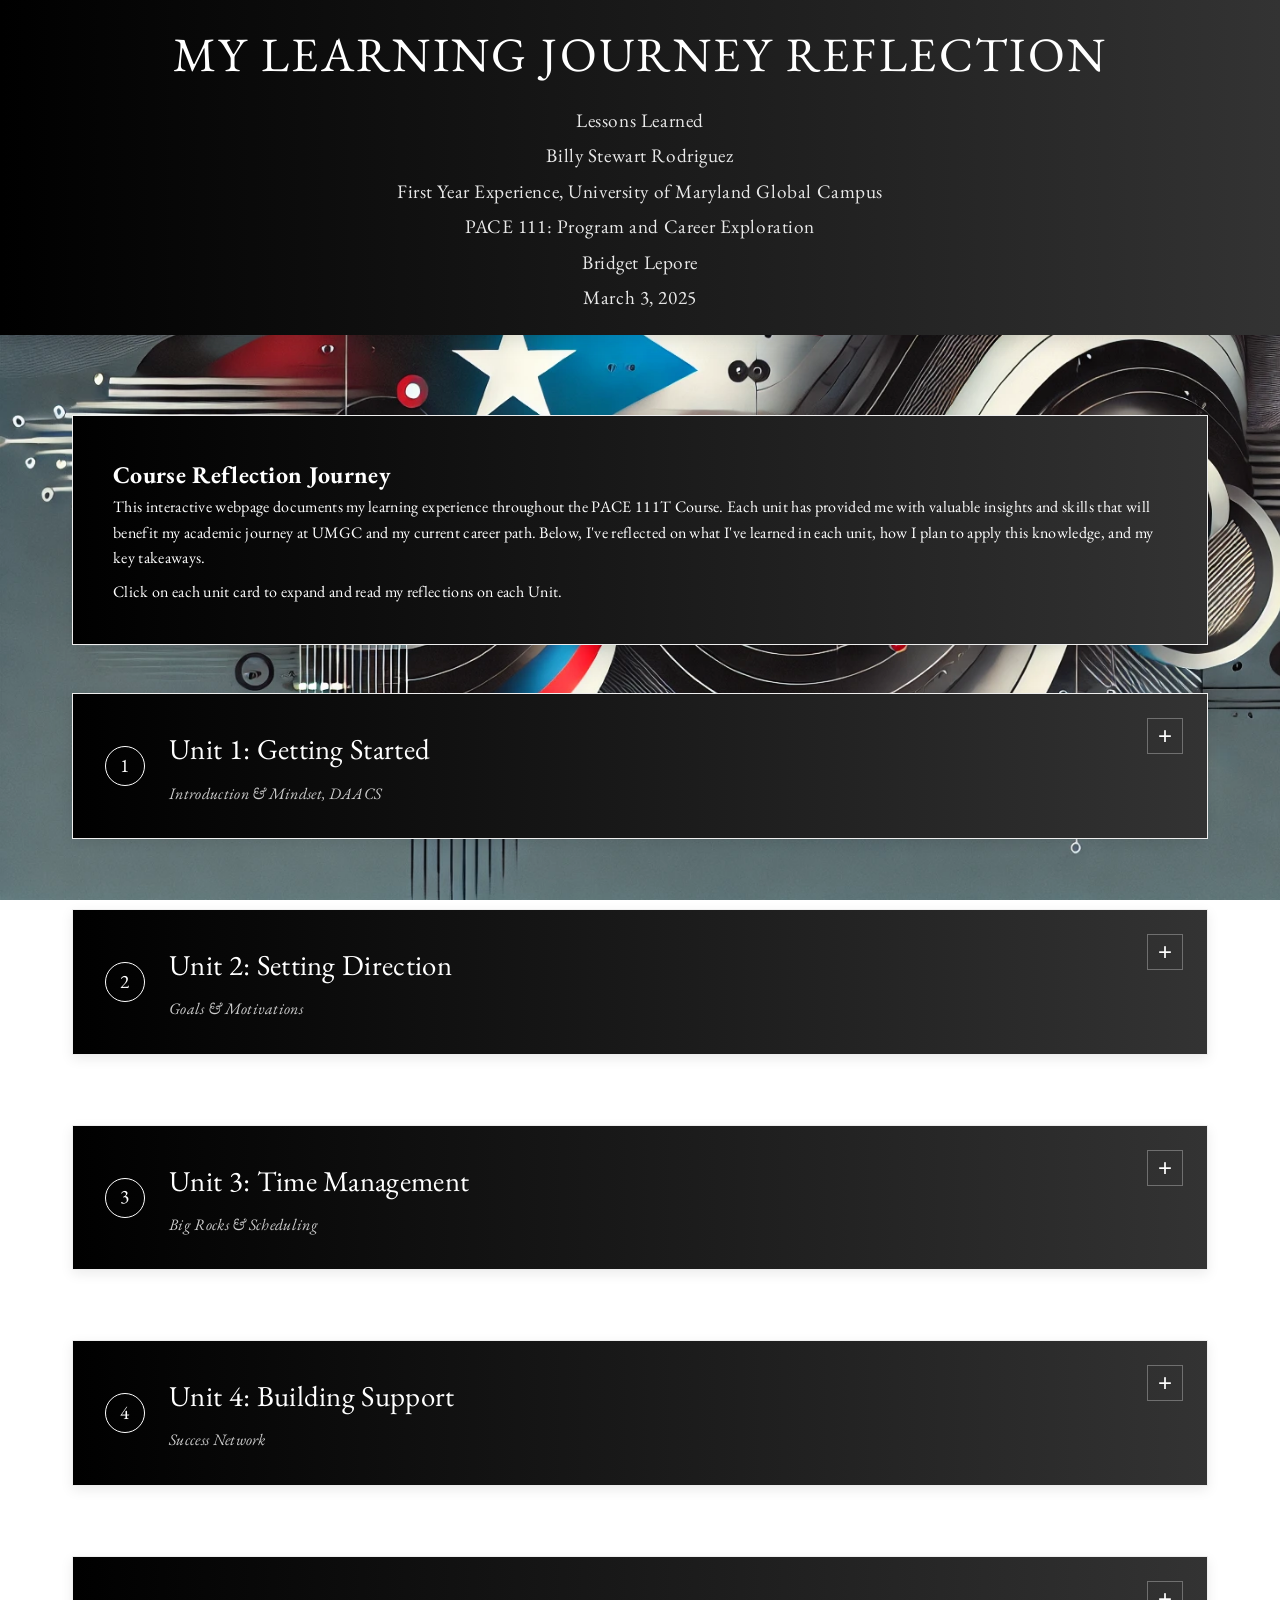
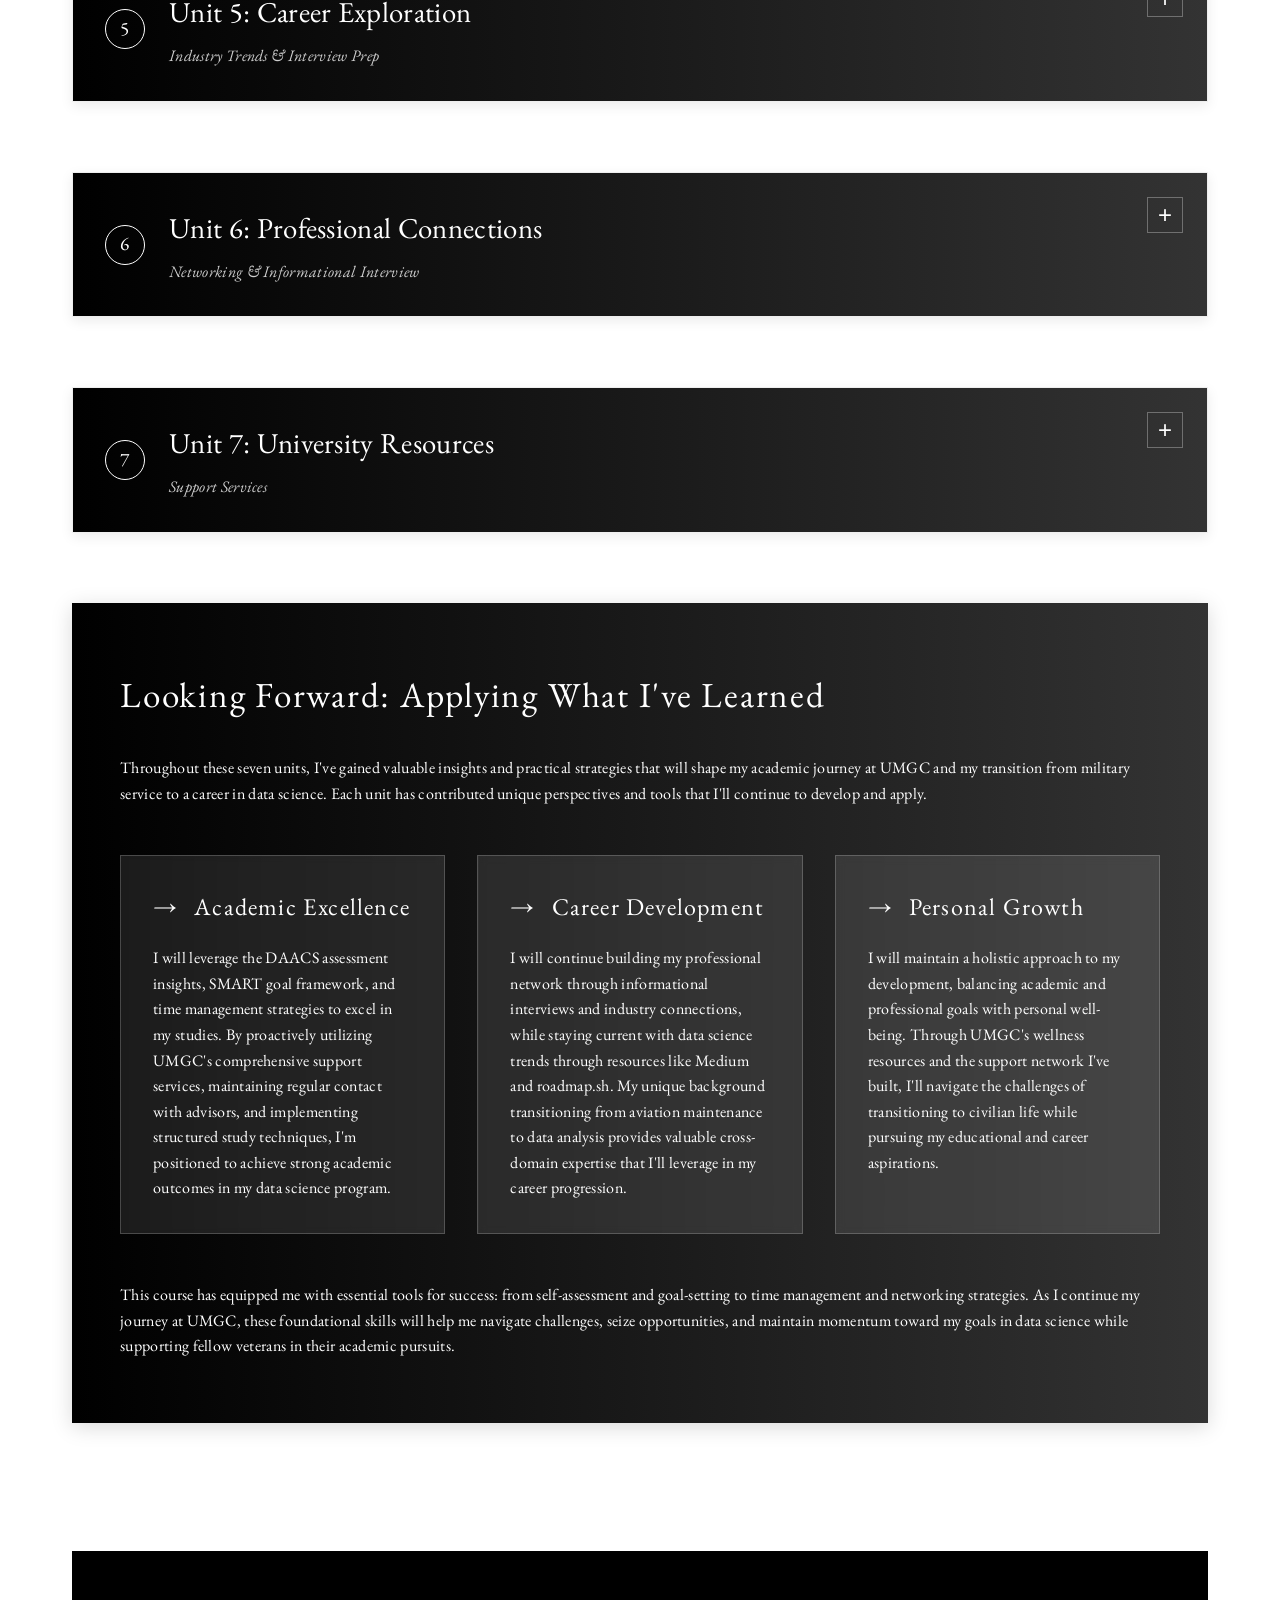
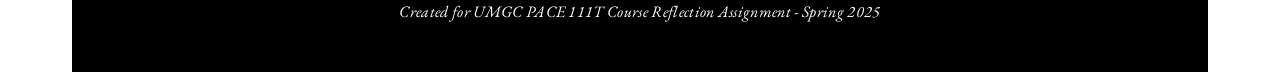
<file: index.html>
<!DOCTYPE html>
<html lang="en">
<head>
    <meta charset="UTF-8">
    <meta name="viewport" content="width=device-width, initial-scale=1.0">
    <title>My Learning Journey Reflection</title>
    <link rel="stylesheet" href="styles.css">
    <link rel="stylesheet" href="https://fonts.googleapis.com/css2?family=EB+Garamond:ital,wght@0,400;0,500;0,600;1,400;1,500&display=swap">
</head>
<body>
    <header>
        <div class="container">
            <h1>My Learning Journey Reflection</h1>
            <h3>Lessons Learned</h3>
            <h3>Billy Stewart Rodriguez</h3>
            <h3>First Year Experience, University of Maryland Global Campus</h3>
            <h3>PACE 111: Program and Career Exploration</h3>
            <h3>Bridget Lepore</h3>
            <h3>March 3, 2025</h3>
        </div>
    </header>
    
    <div class="container">
        <section class="intro">
            <h2>Course Reflection Journey</h2>
            <p>This interactive webpage documents my learning experience throughout the PACE 111T Course. Each unit has provided me with valuable insights and skills that will benefit my academic journey at UMGC and my current career path. Below, I've reflected on what I've learned in each unit, how I plan to apply this knowledge, and my key takeaways.</p>
            <p>Click on each unit card to expand and read my reflections on each Unit.</p>
        </section>
        
        <div class="unit-container">
            <!-- Unit 1 -->
            <div class="unit-card">
                <div class="unit-header">
                    <div class="unit-header-content">
                        <div class="unit-icon">1</div>
                        <div>
                            <h2 class="unit-title">Unit 1: Getting Started</h2>
                            <p class="unit-subtitle">Introduction & Mindset, DAACS</p>
                        </div>
                    </div>
                    <button class="unit-toggle">+</button>
                </div>
                <div class="unit-content">
                    <div class="reflection-section">
                        <h4>What Did I Learn?</h4>
                        <p>In Unit 1, I was introduced to the concept of self-regulated learning through the DAACS assessment and explored the important distinction between fixed and growth mindsets. As a Navy veteran transitioning to civilian life and a new career as a data analyst, this assessment provided valuable insights into my learning strengths and areas for improvement. I discovered that while I excel at creating a distraction-free study environment, I face challenges with time management, help-seeking, and test anxiety.</p>
                        <p>My DAACS report highlighted how my military background influenced my approach to learning. After 23 years in the Navy as an Aviation Machinists Mate, I developed a habit of operating under pressure and prioritizing others' needs over my own. This assessment helped me understand that what worked in a high-tempo military environment might not be the most effective approach for academic success.</p>
                        <p>The mindset discussion revealed that I possess a strong growth mindset in many areas, particularly in my professional capabilities, but also showed how I sometimes default to a fixed mindset when facing challenges. As I shared in my response to Dr. L, I experienced this when troubleshooting a coding script at my data analyst job. For a week and a half, I became increasingly frustrated when my script kept breaking during the final calculation. My initial fixed mindset had me focusing only on the end result rather than systematically reviewing the entire process. It wasn't until I stepped away, reset my thinking, and methodically reviewed each line of code that I discovered a simple comma error at the beginning of the script that was causing the problem.</p>
                        <p>This experience perfectly illustrated how shifting from a fixed mindset ("I can't figure this out") to a growth mindset ("Let me approach this differently") can lead to breakthrough solutions. The lesson of needing to occasionally step back, reassess, and explain each step to myself has become a valuable problem-solving technique that I now apply regularly.</p>
                    </div>
                    
                    <div class="reflection-section">
                        <h4>How Will I Use This Moving Forward?</h4>
                        <p>Moving forward, I plan to leverage the DAACS assessment results as a roadmap for improving my academic strategies. Now that I understand my strengths and weaknesses, I can take specific actions to address areas needing development:</p>
                        <ul>
                            <li>For help-seeking, I'll practice overcoming my reluctance to ask questions by reminding myself that seeking assistance isn't a burden but can actually benefit both myself and others. I'll use the resources UMGC provides, such as tutoring services and the Effective Writing Center.</li>
                            <li>For time management, I'll implement structured planning using the techniques suggested in the DAACS resources, including creating consistent study schedules and prioritizing assignments based on importance and deadline.</li>
                            <li>For test anxiety, I'll utilize relaxation techniques before and during high-stress situations and focus on consistent preparation rather than last-minute cramming.</li>
                            <li>I'll consciously apply the growth mindset approach I developed at work—stepping back, reassessing, and methodically working through problems—to my academic challenges. When I encounter difficult concepts or assignments, I'll remind myself of the coding script experience and approach the situation with curiosity rather than frustration.</li>
                        </ul>
                    </div>
                    
                    <div class="key-takeaway">
                        <h5 class="key-takeaway-title">Key Takeaways</h5>
                        <ul>
                            <li>Self-awareness is the foundation of personal growth. The DAACS assessment provided objective feedback that helped me see patterns in my learning behaviors that I might not have recognized on my own.</li>
                            <li>My background in the Navy gave me valuable skills like problem-solving and persistence, but also created habits that may need adjustment in an academic environment.</li>
                            <li>As I mentioned in my introduction post, my approach to troubleshooting aircraft engines—breaking down complex problems into manageable parts—can be applied to my academic journey. Just as I would "take a step back, assess the situation, and figure out how everything was supposed to come together" when faced with mechanical issues, I can apply this same methodical approach to overcoming learning challenges.</li>
                            <li>The path from military service to data science represents not just a career change but an opportunity to combine my technical expertise with new academic knowledge in ways that align with my natural curiosity and problem-solving abilities.</li>
                            <li>I recognize that this self-assessment is not just about identifying weaknesses but about building on my existing strengths to create a solid foundation for success at UMGC and in my data science career.</li>
                        </ul>
                        <p>I recognize that this self-assessment is not just about identifying weaknesses but about building on my existing strengths to create a solid foundation for success at UMGC and in my data science career.</p>
                    </div>
                </div>
            </div>
            
            <!-- Unit 2 -->
            <div class="unit-card">
                <div class="unit-header">
                    <div class="unit-header-content">
                        <div class="unit-icon">2</div>
                        <div>
                            <h2 class="unit-title">Unit 2: Setting Direction</h2>
                            <p class="unit-subtitle">Goals & Motivations</p>
                        </div>
                    </div>
                    <button class="unit-toggle">+</button>
                </div>
                <div class="unit-content">
                    <div class="reflection-section">
                        <h4>What Did I Learn?</h4>
                        <p>In Unit 2, I delved into the process of setting effective goals and understanding my core motivations. Through creating SMART goals (Specific, Measurable, Achievable, Relevant, and Time-bound), I learned how to transform vague aspirations into concrete, actionable plans. This exercise helped me identify my core values—Purpose, Happiness, Wisdom, Achievement, and Creativity—which serve as the foundation for my personal and professional decisions.</p>
                        <p>I discovered that my motivation stems from multiple sources. For my academic goals, my family—particularly my wife and children—provides significant inspiration, as I want to create a better future for them. For my professional development goals, my transition from aviation mechanics to data analysis represents an opportunity to apply my existing work ethic to a new field. And for my personal growth goals, I recognized the need to invest in myself after decades of prioritizing others during my Naval service.</p>
                        <p>Creating action items for each goal taught me the importance of breaking down larger objectives into manageable steps. For instance, establishing a weekly study schedule, researching certification options, and setting up meditation reminders are all concrete actions that support my broader ambitions.</p>
                    </div>
                    
                    <div class="reflection-section">
                        <h4>How Will I Use This Moving Forward?</h4>
                        <p>Moving forward, I plan to implement the SMART goal framework for all significant objectives in my academic, professional, and personal life:</p>
                        <ul>
                            <li>I'll continue to follow the academic SMART goal of completing 18 credits (six down as of the end of this term!!!) toward my Data Science degree over the next 12 months, using the specific weekly planning system I established.</li>
                            <li>I'll pursue the professional development goal of completing the Google Analytics certification (two out of eight courses completeed so far!!!), dedicating three hours weekly to this endeavor to enhance my data analysis capabilities.</li>
                            <li>I'll maintain my personal growth goal of daily meditation and mindfulness reading to ensure I'm cultivating self-care practices that support my overall well-being.</li>
                        </ul>
                        <p>I'll revisit these goals regularly, perhaps monthly, to assess my progress and make adjustments as needed. The action items I created will serve as my roadmap, helping me stay on track even when faced with competing priorities.</p>
                    </div>
                    
                    <div class="key-takeaway">
                        <h5 class="key-takeaway-title">Key Takeaways</h5>
                        <ul>
                            <li>The SMART framework transforms abstract aspirations into tangible plans with clear metrics for success. This structure is particularly valuable for someone like me who is transitioning from military service—where goals were often externally imposed—to civilian life where I must set and pursue my own objectives.</li>
                            <li>My goals across different life domains are interconnected. Academic success supports career advancement, which provides for my family, while personal well-being enables sustained performance in both academic and professional areas.</li>
                            <li>The action items are just as important as the goals themselves. Without specific implementation plans, even the best-formulated goals remain unrealized. The concrete steps I outlined for each goal create accountability and a clear path forward.</li>
                            <li>My values of achievement and purpose are deeply connected to my family's well-being and my professional growth, while wisdom and happiness relate more to my personal development needs after years of service.</li>
                            <li>The transition from military to civilian life represents not just a career change but an opportunity to recalibrate my approach to goal-setting and personal development, balancing external achievements with internal growth.</li>
                        </ul>
                        <p>This unit helped me understand that effective goal-setting isn't just about determining what I want to accomplish, but about aligning those objectives with my core values and creating systematic plans for achievement.</p>
                    </div>
                </div>
            </div>
            
            <!-- Unit 3 -->
            <div class="unit-card">
                <div class="unit-header">
                    <div class="unit-header-content">
                        <div class="unit-icon">3</div>
                        <div>
                            <h2 class="unit-title">Unit 3: Time Management</h2>
                            <p class="unit-subtitle">Big Rocks & Scheduling</p>
                        </div>
                    </div>
                    <button class="unit-toggle">+</button>
                </div>
                <div class="unit-content">
                    <div class="reflection-section">
                        <h4>What Did I Learn?</h4>
                        <p>In Unit 3, I gained critical insights into how I allocate my time and learned practical strategies for prioritizing what truly matters. Through the time tracking exercise, I discovered discrepancies between how I thought I spent my time versus my actual time usage. The most revealing insights were that I spent an hour more sleeping than estimated, skipped my planned exercise hour entirely, spent one hour less with family, and devoted an hour more to schoolwork than anticipated.</p>
                        <p>This unit introduced me to the concept of "big rocks" - the most important priorities that should be placed first in our schedules before less significant tasks fill the gaps. This metaphor resonated deeply with my military experience. As I shared in my discussion post about managing multiple aircraft engine repairs during deployment, I've faced situations where identifying and focusing on "big rocks" was mission-critical. The parallel between prioritizing engine repairs on a ship and managing academic, professional, and personal commitments became clear.</p>
                        <p>I also learned practical scheduling techniques by creating a weekly calendar that visualized my time commitments. This visual representation helped me see where my time was going and identify opportunities to better align my time allocation with my stated priorities of family, schoolwork, and exercise.</p>
                    </div>
                    
                    <div class="reflection-section">
                        <h4>How Will I Use This Moving Forward?</h4>
                        <p>Moving forward, I plan to implement several strategies based on what I learned in Unit 3:</p>
                        <ul>
                            <li>I've adjust my sleep schedule to wake up at 5 AM instead of 6 AM, freeing up an hour for exercise that I previously neglected despite identifying it as a top-three priority.</li>
                            <li>I'll continue to expand my use of planning tools beyond just work-related Outlook scheduling to include all areas of my life, ensuring that my "big rocks" of family time, schoolwork, and exercise are scheduled first.</li>
                            <li>I'm applying the prioritization techniques I used during high-pressure military situations to my academic and personal life. Just as I strategically allocated resources when faced with multiple engine repairs, I'm focusing my energy on high-impact academic tasks first, while finding ways to manage routine responsibilities efficiently.</li>
                            <li>I'll conduct regular time audits (similar to the exercise in this unit) to ensure my actual time usage aligns with my priorities, making adjustments as needed to maintain alignment between my stated values and how I spend my hours.</li>
                        </ul>
                    </div>
                    
                    <div class="key-takeaway">
                        <h5 class="key-takeaway-title">Key Takeaways</h5>
                        <ul>
                            <li>Time management isn't just about efficiency—it's about intentionality. As I wrote in my reflection, time management means "balancing priorities to ensure that I allocate my resources (primarily time and energy) in a way that aligns with both immediate responsibilities and long-term goals."</li>
                            <li>The discrepancies between estimated and actual time spent on activities reveal unconscious patterns that may work against my stated priorities. Awareness of these patterns is the first step toward meaningful change.</li>
                            <li>My military experience provided valuable lessons in prioritization that I can apply to civilian life. The strategies I used during that challenging week with multiple engine repairs—focused resource allocation, seeking external support, rescheduling less critical tasks, and efficient task management—are directly applicable to balancing academic, professional, and personal commitments.</li>
                            <li>Creating a visual schedule helps identify time blocks that aren't being used optimally and ensures that priority activities receive dedicated time slots rather than being pushed aside by urgent but less important matters.</li>
                        </ul>
                        <p>This unit reinforced that effective time management isn't about cramming more activities into each day, but about ensuring the most important responsibilities—the "big rocks"—receive the time and attention they deserve. By applying the strategic prioritization skills I developed in the military to my current civilian and academic life, I can better align my daily actions with my long-term goals.</p>
                    </div>
                </div>
            </div>
            
            <!-- Unit 4 -->
            <div class="unit-card">
                <div class="unit-header">
                    <div class="unit-header-content">
                        <div class="unit-icon">4</div>
                        <div>
                            <h2 class="unit-title">Unit 4: Building Support</h2>
                            <p class="unit-subtitle">Success Network</p>
                        </div>
                    </div>
                    <button class="unit-toggle">+</button>
                </div>
                <div class="unit-content">
                    <div class="reflection-section">
                        <h4>What Did I Learn?</h4>
                        <p>In Unit 4, I learned about the importance of building and utilizing a support network at UMGC. The assignment required me to engage with my success network partner, which highlighted the value of proactive communication and preparation when seeking academic guidance. This experience taught me that having a plan before meetings with advisors is crucial—identifying specific questions in advance helps make the interaction more productive.</p>
                        <p>I discovered the various resources available through the UMGC success network, including success coaches, military education coordinators, advisors, and program coordinators. Through my interaction with Carvarie Bennett, I learned how these professionals can provide specific guidance on academic planning, course selection, program requirements, and administrative processes like tuition payment through the Post 9/11 GI Bill.</p>
                        <p>The assignment also introduced me to the structured approach of planning, meeting, reflecting, and taking action—a methodology that can be applied not just to academic advising but to many professional interactions. Despite experiencing some initial communication challenges with scheduling my first appointment, I learned to be persistent and find alternative solutions, such as calling the 1-800 number to get my questions answered.</p>
                    </div>
                    
                    <div class="reflection-section">
                        <h4>How Will I Use This Moving Forward?</h4>
                        <p>Moving forward, I plan to implement several strategies based on what I learned in Unit 4:</p>
                        <ul>
                            <li>I'll maintain regular contact with my success network partners, scheduling check-ins at key points during each semester rather than waiting until I have urgent questions. This proactive approach will help me stay on track with my academic plan.</li>
                            <li>I'll continue preparing detailed questions before each meeting, organizing them by priority to ensure the most critical items are addressed first. As demonstrated in my assignment, having specific questions about my minor, course requirements, and summer classes led to valuable guidance.</li>
                            <li>I'll follow a similar plan-meet-reflect-action framework for other important academic and professional interactions, taking the time to document outcomes and next steps to ensure follow-through.</li>
                            <li>I'll be more assertive in following up when communication breaks down, as I did when my initial appointment wasn't confirmed. Rather than waiting and potentially missing important information or timelines, I'll take initiative to resolve issues promptly.</li>
                            <li>I'll explore additional support services mentioned during my conversation with Carvarie, such as tutoring options, which I noted as a question I wish I had asked.</li>
                        </ul>
                    </div>
                    
                    <div class="key-takeaway">
                        <h5 class="key-takeaway-title">Key Takeaways</h5>
                        <ul>
                            <li>The success network at UMGC is a valuable resource that can provide personalized guidance tailored to my specific academic needs and military background. As a veteran using the Post 9/11 GI Bill, having knowledgeable advisors who understand these specific processes is invaluable.</li>
                            <li>Preparation is essential for productive advising sessions. My list of specific questions about declaring a minor, understanding course requirements, and planning for summer classes enabled a focused conversation despite initial scheduling challenges.</li>
                            <li>Persistence pays off when navigating administrative processes. When my initial meeting didn't materialize as planned, I found alternative ways to get my questions answered rather than simply waiting for a response.</li>
                            <li>The detailed follow-up actions I outlined in my assignment—such as reviewing emails about minors, evaluating options based on career goals, and systematically selecting courses—demonstrate the importance of converting advice into concrete steps.</li>
                            <li>Even well-planned interactions can have gaps. By reflecting on what questions I wished I had asked (about tutoring and strategies for staying focused during virtual classes), I learned to continuously improve my approach to seeking support.</li>
                        </ul>
                        <p>This unit reinforced that academic success isn't solely an individual endeavor but is enhanced through strategic engagement with the university's support systems. By understanding how to effectively tap into these resources, I can navigate my educational journey more confidently and efficiently.</p>
                    </div>
                </div>
            </div>
            
            <!-- Unit 5 -->
            <div class="unit-card">
                <div class="unit-header">
                    <div class="unit-header-content">
                        <div class="unit-icon">5</div>
                        <div>
                            <h2 class="unit-title">Unit 5: Career Exploration</h2>
                            <p class="unit-subtitle">Industry Trends & Interview Prep</p>
                        </div>
                    </div>
                    <button class="unit-toggle">+</button>
                </div>
                <div class="unit-content">
                    <div class="reflection-section">
                        <h4>What Did I Learn?</h4>
                        <p>In Unit 5, I gained valuable insights into the current landscape of the data science field and learned effective strategies for preparing for professional networking conversations. The assignment required me to use both AI tools and traditional internet research to identify trends in my industry, which revealed the growing importance of AI and machine learning, automation and augmented analytics, and data governance and ethics within the field of data science.</p>
                        <p>This research process taught me how to critically evaluate information from different sources. By comparing AI-generated content with information from reputable websites like Coursera, GeeksforGeeks, and Litslink, I learned to identify both similarities and differences in how trends are presented. This comparative analysis helped me develop a more nuanced understanding of my field and recognize potential biases or gaps in any single information source.</p>
                        <p>Through the discussion post, I explored the value of informational interviews for career development. I learned to strategically select interview candidates who can provide insights aligned with my career transition goals—in this case, moving from my current role as a Data Analyst to becoming a Data Scientist. By identifying Chris Davis, my current supervisor and VP at VTG Defense's V-22 Modernization Group, I recognized the importance of leveraging existing connections who can provide both industry knowledge and personalized guidance.</p>
                        <p>The preparation process taught me to anticipate challenges and develop strategies to navigate complex conversations effectively. I learned that even when interviewing someone who isn't in my target role (Chris is not a Data Scientist), their strategic insights and industry experience can still provide valuable perspective for my career development.</p>
                    </div>
                    
                    <div class="reflection-section">
                        <h4>How Will I Use This Moving Forward?</h4>
                        <p>Moving forward, I plan to implement several strategies based on what I learned in Unit 5:</p>
                        <ul>
                            <li>I'll regularly research industry trends using multiple sources, including both AI tools and credible industry publications, to stay current in the rapidly evolving field of data science. This will help me identify emerging skills I need to develop, such as the advanced programming and machine learning techniques highlighted in my research.</li>
                            <li>I'll cultivate my professional network by conducting informational interviews with individuals who can provide different perspectives on data science—both technical experts and strategic leaders. The questions I developed about transitioning from data analyst to data scientist will serve as starting points for these conversations.</li>
                            <li>I'll create a skills development plan that aligns with the industry trends I identified, focusing on AI and machine learning, automation and analytics, and data governance and ethics. This will help me prepare for my desired career transition.</li>
                            <li>I'll develop a more comprehensive preparation strategy for professional conversations, researching the background and projects of individuals before meetings to ask informed questions that demonstrate genuine interest and create meaningful dialogue.</li>
                            <li>I'll practice balancing technical questions with strategic discussions when speaking with leaders who may not have technical expertise in data science but can provide valuable insights on its business applications.</li>
                        </ul>
                    </div>
                    
                    <div class="key-takeaway">
                        <h5 class="key-takeaway-title">Key Takeaways</h5>
                        <ul>
                            <li>The field of data science is rapidly evolving, with AI, machine learning, and data ethics emerging as critical areas of focus. To remain competitive, I need to continuously update my skills and knowledge in these domains.</li>
                            <li>Information from different sources can vary in focus and depth, making it essential to consult multiple resources when researching industry trends. The differences I found between AI-generated content and internet research highlighted the importance of a well-rounded approach to gathering information.</li>
                            <li>Strategic networking is crucial for career transitions. As I noted in my discussion post, even though Chris Davis isn't a Data Scientist, his leadership experience and strategic insights make him a valuable resource for understanding how data science principles are applied at an organizational level.</li>
                            <li>Preparation is key to successful informational interviews. As I identified in my reflection, researching the interviewee's background and projects beforehand demonstrates genuine interest and facilitates meaningful dialogue.</li>
                            <li>Career development requires both technical skill-building and strategic networking. The questions I developed for my informational interview—focusing on additional skills to develop and experiences that would enhance my portfolio—reflect this dual approach.</li>
                        </ul>
                        <p>This unit has equipped me with practical tools for researching my field and preparing for professional conversations that will support my career transition from Data Analyst to Data Scientist, building on my unique background as a Navy veteran who transitioned from aircraft mechanics to data analysis.</p>
                    </div>
                </div>
            </div>
            
            <!-- Unit 6 -->
            <div class="unit-card">
                <div class="unit-header">
                    <div class="unit-header-content">
                        <div class="unit-icon">6</div>
                        <div>
                            <h2 class="unit-title">Unit 6: Professional Connections</h2>
                            <p class="unit-subtitle">Networking & Informational Interview</p>
                        </div>
                    </div>
                    <button class="unit-toggle">+</button>
                </div>
                <div class="unit-content">
                    <div class="reflection-section">
                        <h4>What Did I Learn?</h4>
                        <p>In Unit 6, I gained valuable insights into the power of professional networking and the importance of effective teamwork. Through my informational interview with David Light, Technical Director for the Advanced Programs Group at VTG Defense, I experienced firsthand how networking can create unexpected opportunities. What began as a planned interview with my supervisor, Chris Davis, transformed into a connection with a machine learning expert whose expertise aligned perfectly with my career aspirations in data science.</p>
                        <p>This experience taught me the importance of flexibility and authenticity in professional conversations. When my carefully prepared questions suddenly seemed irrelevant for my new interviewee, I learned to adapt quickly by sharing my own journey—from my 23 years as a Navy aircraft mechanic to my nine-month experience as a data analyst. This personal sharing created a foundation for a genuine connection that transformed a scheduled 20-minute interview into an engaging and informative conversation about tools, processes, and career development.</p>
                        <p>The unit's focus on teamwork resonated strongly with my military experience. In my discussion post about the multinational military exercise in Hawaii, I reflected on how our diverse team of aircraft maintainers—each with different technical specialties—collaborated to replace a reduction gearbox while simultaneously handling an unexpected fuel leak. This challenging situation highlighted how effective teamwork requires breaking complex tasks into manageable steps, building confidence through progressive skill development, and maintaining clear communication throughout the process.</p>
                        <p>I learned that similar principles apply to both military teamwork and professional networking: building trust, adapting to unexpected situations, sharing knowledge across traditional boundaries, and focusing on a common goal. Just as I guided my maintenance team through complex repairs by starting with small confidence-building tasks, I found that my networking conversation with David was most productive when we established common ground before delving into specialized topics.</p>
                    </div>
                    
                    <div class="reflection-section">
                        <h4>How Will I Use This Moving Forward?</h4>
                        <p>Moving forward, I plan to implement several strategies based on what I learned in Unit 6:</p>
                        <ul>
                            <li>I'll approach networking with greater flexibility and openness, recognizing that the most valuable connections may emerge unexpectedly. My experience with David showed how a conversation can evolve beyond its initial purpose into something more valuable when both parties are genuinely engaged.</li>
                            <li>I'll utilize the resources David recommended—particularly Medium for staying current with industry developments and roadmap.sh for structured learning paths—to continue developing my technical skills in data science and machine learning.</li>
                            <li>I'll apply the teamwork principles from my military experience to professional settings, particularly the approach of building confidence through progressive skill development and maintaining clear communication during complex projects.</li>
                            <li>I'll be more intentional about seeking mentorship relationships, as my conversation with David demonstrated how much can be learned from someone with expertise in my desired career path. His insights about balancing technical knowledge with strong communication skills will guide my professional development.</li>
                            <li>I'll leverage my unique background transitioning from aircraft maintenance to data analysis as a strength when networking, as this unconventional path provides me with diverse perspectives that can be valuable in collaborative environments.</li>
                        </ul>
                    </div>
                    
                    <div class="key-takeaway">
                        <h5 class="key-takeaway-title">Key Takeaways</h5>
                        <ul>
                            <li>The most valuable professional connections often develop organically. While preparation is important, being adaptable and authentic in the moment can transform a structured interview into a meaningful mentoring relationship, as happened with David Light.</li>
                            <li>Technical expertise alone is insufficient for career success. Both my informational interview and team leadership experience highlighted that communication skills, strategic thinking, and the ability to explain complex concepts in understandable terms are equally important.</li>
                            <li>Cross-domain knowledge can be a significant advantage. As I noted in my discussion post, teaching aircraft maintainers from different specialties to work on engine components built their confidence and expanded their capabilities. Similarly, my conversation with David revealed how my mechanical background provides a unique perspective that can be valuable in data science.</li>
                            <li>Continuous learning is essential in rapidly evolving fields. David's emphasis on staying current through resources like Medium reinforced the importance of ongoing education beyond formal degree programs.</li>
                            <li>Successful teamwork and networking share common foundations: trust, clear communication, shared goals, and mutual respect. Whether coordinating a complex aircraft repair or building a professional relationship, these elements create an environment where collaboration can flourish.</li>
                        </ul>
                        <p>This unit reinforced that professional success is not achieved in isolation but through meaningful connections with others and effective collaboration. My experiences in both military teamwork and professional networking have provided me with a strong foundation for building relationships that will support my career transition and ongoing growth in the field of data science.</p>
                    </div>
                </div>
            </div>
            
            <!-- Unit 7 -->
            <div class="unit-card">
                <div class="unit-header">
                    <div class="unit-header-content">
                        <div class="unit-icon">7</div>
                        <div>
                            <h2 class="unit-title">Unit 7: University Resources</h2>
                            <p class="unit-subtitle">Support Services</p>
                        </div>
                    </div>
                    <button class="unit-toggle">+</button>
                </div>
                <div class="unit-content">
                    <div class="reflection-section">
                        <h4>What Did I Learn?</h4>
                        <p>In Unit 7, I deepened my understanding of the comprehensive support system available at UMGC and learned how to strategically utilize these resources to enhance my academic journey. Through researching and writing about the Success Network, Wellness Resources, and Tutoring Services, I gained valuable insights into how these services can address different dimensions of student needs—from academic guidance to mental well-being and specialized subject matter support.</p>
                        <p>I discovered that the Success Network functions as a central hub connecting students with various academic support services, providing a structured way to communicate with instructors and advisors when facing challenges. My previous interactions with this service had already demonstrated its practical value in maintaining academic momentum, but the assignment helped me articulate more clearly how it serves as a foundation for student success.</p>
                        <p>The unit also highlighted the importance of wellness resources, particularly for students like myself who are transitioning from military to civilian life. I learned that UMGC provides access to mental health professionals who understand the unique challenges faced by veterans, offering support for managing stress during exam periods, adjusting to new civilian routines, and balancing academic demands with major life transitions.</p>
                        <p>Additionally, I gained a more comprehensive understanding of UMGC's Tutoring Services and how they can be strategically utilized for challenging subjects in my data science program. The research for this assignment helped me anticipate future academic challenges in advanced statistics and programming concepts, and plan how to leverage subject matter experts through one-on-one tutoring sessions.</p>
                    </div>
                    
                    <div class="reflection-section">
                        <h4>How Will I Use This Moving Forward?</h4>
                        <p>Moving forward, I plan to implement several strategies based on what I learned in Unit 7:</p>
                        <ul>
                            <li>As previously mentioned in Unit 4, I'll proactively engage with the Success Network at strategic points throughout each semester—not just when problems arise. This might include scheduling regular check-ins with my advisor to ensure I'm on track with my academic plan and career goals in data science.</li>
                            <li>I'll incorporate wellness practices into my regular routine, utilizing UMGC's Wellness Resources during potentially stressful periods like midterms and finals. Recognizing that my transition from military to civilian life presents unique challenges, I'll view mental health support as an essential component of academic success.</li>
                            <li>I'll create a tutoring plan for challenging courses in my data science program, identifying in advance which subjects might require additional support. Rather than waiting until I'm struggling with complex programming or statistical concepts, I'll schedule tutoring sessions early in the semester to build a strong foundation.</li>
                            <li>I'll maintain a comprehensive list of all available support services with contact information and access procedures, ensuring I can quickly connect with the right resource when needs arise.</li>
                            <li>I'll share information about these resources with fellow student veterans, recognizing that many might not be aware of the specialized support available for those transitioning from military service to academic life.</li>
                        </ul>
                    </div>
                    
                    <div class="key-takeaway">
                        <h5 class="key-takeaway-title">Key Takeaways</h5>
                        <ul>
                            <li>Support services at UMGC are designed to address the whole student experience—academic, personal, and professional. By understanding how these services complement each other, I can create a comprehensive support system tailored to my specific needs as a veteran pursuing a data science degree.</li>
                            <li>Proactive engagement with support services is more effective than reactive usage. Planning ahead for challenging courses, anticipated stress periods, or major transitions allows me to leverage these resources strategically rather than only in crisis situations.</li>
                            <li>The transition from military to civilian life presents unique challenges that extend beyond academics. UMGC's Wellness Resources acknowledge this reality and provide specialized support that recognizes the distinct experiences of veteran students.</li>
                            <li>As I progress into more advanced technical courses in my data science program, the availability of specialized tutoring will become increasingly important. Having subject matter experts to consult about complex programming and statistical concepts will be crucial for maintaining academic excellence.</li>
                            <li>Support services not only help address immediate challenges but also build long-term skills for success. Whether through improving study techniques, developing stress management strategies, or mastering technical concepts, these resources contribute to both present academic performance and future professional capabilities.</li>
                        </ul>
                        <p>This unit reinforced that seeking support is not a sign of weakness but a strategic approach to academic success. By understanding and utilizing the comprehensive resources available at UMGC, I can navigate challenges more effectively and maximize my potential as I pursue my data science degree and transition to civilian professional life.</p>
                    </div>
                </div>
            </div>
        
        <section class="conclusion">
            <h2>Looking Forward: Applying What I've Learned</h2>
            <p>Throughout these seven units, I've gained valuable insights and practical strategies that will shape my academic journey at UMGC and my transition from military service to a career in data science. Each unit has contributed unique perspectives and tools that I'll continue to develop and apply.</p>
            
            <div class="future-goals">
                <div class="goal-card">
                    <h3 class="goal-title">Academic Excellence</h3>
                    <p>I will leverage the DAACS assessment insights, SMART goal framework, and time management strategies to excel in my studies. By proactively utilizing UMGC's comprehensive support services, maintaining regular contact with advisors, and implementing structured study techniques, I'm positioned to achieve strong academic outcomes in my data science program.</p>
                </div>
                
                <div class="goal-card">
                    <h3 class="goal-title">Career Development</h3>
                    <p>I will continue building my professional network through informational interviews and industry connections, while staying current with data science trends through resources like Medium and roadmap.sh. My unique background transitioning from aviation maintenance to data analysis provides valuable cross-domain expertise that I'll leverage in my career progression.</p>
                </div>
                
                <div class="goal-card">
                    <h3 class="goal-title">Personal Growth</h3>
                    <p>I will maintain a holistic approach to my development, balancing academic and professional goals with personal well-being. Through UMGC's wellness resources and the support network I've built, I'll navigate the challenges of transitioning to civilian life while pursuing my educational and career aspirations.</p>
                </div>
            </div>
            
            <p class="final-reflection">This course has equipped me with essential tools for success: from self-assessment and goal-setting to time management and networking strategies. As I continue my journey at UMGC, these foundational skills will help me navigate challenges, seize opportunities, and maintain momentum toward my goals in data science while supporting fellow veterans in their academic pursuits.</p>
        </section>
    </div>
    
    <footer>
        <div class="container">
            <p>Created for UMGC PACE 111T Course Reflection Assignment - Spring 2025</p>
        </div>
    </footer>
    
    <script src="script.js"></script>
</body>
</html>
</file>
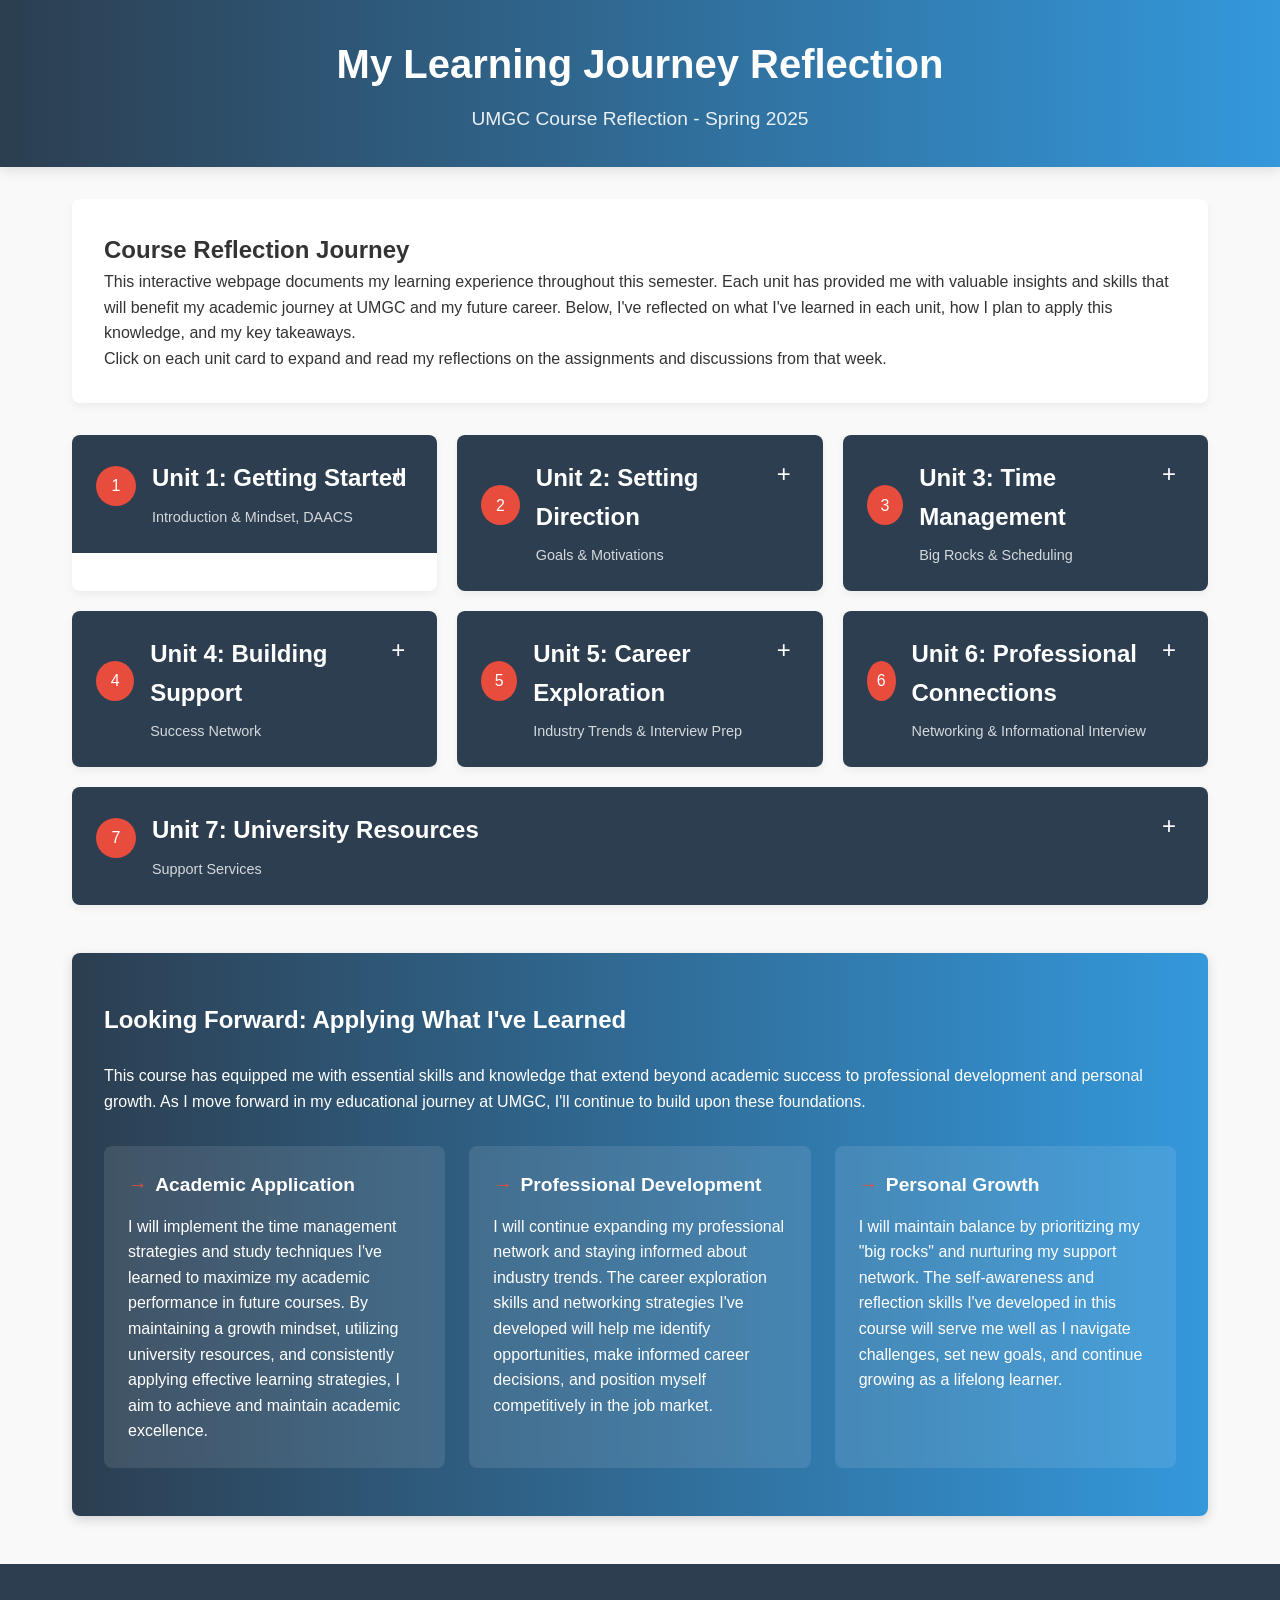
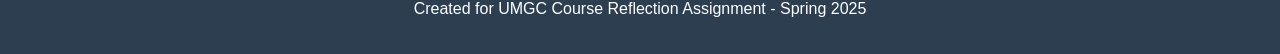
<file: course-reflection-webpage.html>
<!DOCTYPE html>
<html lang="en">
<head>
    <meta charset="UTF-8">
    <meta name="viewport" content="width=device-width, initial-scale=1.0">
    <title>My Learning Journey Reflection</title>
    <style>
        :root {
            --primary-color: #2c3e50;
            --secondary-color: #3498db;
            --highlight-color: #e74c3c;
            --light-color: #ecf0f1;
            --text-color: #333;
            --transition: all 0.3s ease;
        }
        
        * {
            margin: 0;
            padding: 0;
            box-sizing: border-box;
        }
        
        body {
            font-family: 'Segoe UI', Tahoma, Geneva, Verdana, sans-serif;
            line-height: 1.6;
            color: var(--text-color);
            background-color: #f9f9f9;
            overflow-x: hidden;
        }
        
        header {
            background: linear-gradient(to right, var(--primary-color), var(--secondary-color));
            color: white;
            padding: 2rem 0;
            text-align: center;
            margin-bottom: 2rem;
            box-shadow: 0 4px 12px rgba(0, 0, 0, 0.1);
        }
        
        h1 {
            font-size: 2.5rem;
            margin-bottom: 0.5rem;
            font-weight: 700;
        }
        
        .subtitle {
            font-size: 1.2rem;
            font-weight: 300;
            opacity: 0.9;
        }
        
        .container {
            max-width: 1200px;
            margin: 0 auto;
            padding: 0 2rem;
        }
        
        .intro {
            background-color: white;
            padding: 2rem;
            border-radius: 8px;
            box-shadow: 0 4px 8px rgba(0, 0, 0, 0.05);
            margin-bottom: 2rem;
        }
        
        .unit-container {
            display: flex;
            flex-wrap: wrap;
            gap: 20px;
            margin-bottom: 3rem;
        }
        
        .unit-card {
            flex: 1 1 320px;
            background-color: white;
            border-radius: 8px;
            overflow: hidden;
            box-shadow: 0 4px 8px rgba(0, 0, 0, 0.05);
            transition: var(--transition);
            transform: translateY(0);
            cursor: pointer;
        }
        
        .unit-card:hover {
            transform: translateY(-5px);
            box-shadow: 0 10px 20px rgba(0, 0, 0, 0.1);
        }
        
        .unit-header {
            background: var(--primary-color);
            color: white;
            padding: 1.5rem;
            position: relative;
        }
        
        .unit-title {
            font-size: 1.5rem;
            margin-bottom: 0.5rem;
        }
        
        .unit-subtitle {
            font-size: 0.9rem;
            opacity: 0.8;
        }
        
        .unit-content {
            padding: 1.5rem;
            display: none;
        }
        
        .unit-content.active {
            display: block;
        }
        
        .unit-content h3 {
            margin-bottom: 1rem;
            color: var(--secondary-color);
        }
        
        .reflection-section {
            margin-bottom: 1.5rem;
        }
        
        .reflection-section h4 {
            display: inline-block;
            padding: 0.3rem 0.8rem;
            background-color: var(--light-color);
            border-radius: 4px;
            margin-bottom: 0.8rem;
        }
        
        .key-takeaway {
            background-color: rgba(52, 152, 219, 0.1);
            border-left: 4px solid var(--secondary-color);
            padding: 1rem;
            margin-top: 1.5rem;
            border-radius: 0 4px 4px 0;
        }
        
        .key-takeaway-title {
            color: var(--secondary-color);
            font-weight: 600;
            margin-bottom: 0.5rem;
        }
        
        .conclusion {
            background: linear-gradient(to right, var(--primary-color), var(--secondary-color));
            color: white;
            padding: 3rem 2rem;
            border-radius: 8px;
            margin-bottom: 3rem;
            box-shadow: 0 4px 12px rgba(0, 0, 0, 0.15);
        }
        
        .conclusion h2 {
            margin-bottom: 1.5rem;
        }
        
        .future-goals {
            display: flex;
            flex-wrap: wrap;
            gap: 1.5rem;
            margin-top: 2rem;
        }
        
        .goal-card {
            flex: 1 1 320px;
            background-color: rgba(255, 255, 255, 0.1);
            padding: 1.5rem;
            border-radius: 8px;
            backdrop-filter: blur(5px);
            transition: var(--transition);
        }
        
        .goal-card:hover {
            background-color: rgba(255, 255, 255, 0.2);
        }
        
        .goal-title {
            font-size: 1.2rem;
            font-weight: 600;
            margin-bottom: 0.8rem;
            display: flex;
            align-items: center;
        }
        
        .goal-title::before {
            content: "→";
            margin-right: 0.5rem;
            color: var(--highlight-color);
        }
        
        footer {
            text-align: center;
            padding: 2rem 0;
            background-color: var(--primary-color);
            color: white;
        }
        
        .unit-toggle {
            position: absolute;
            top: 1.5rem;
            right: 1.5rem;
            background: transparent;
            border: none;
            color: white;
            cursor: pointer;
            font-size: 1.5rem;
            width: 30px;
            height: 30px;
            display: flex;
            align-items: center;
            justify-content: center;
        }
        
        .unit-icon {
            display: block;
            width: 40px;
            height: 40px;
            background-color: var(--highlight-color);
            border-radius: 50%;
            display: flex;
            align-items: center;
            justify-content: center;
            margin-bottom: 1rem;
            margin-right: 1rem;
        }
        
        .unit-header-content {
            display: flex;
            align-items: center;
        }
        
        .assignment-list {
            list-style-type: none;
            margin-top: 0.5rem;
        }
        
        .assignment-list li {
            padding: 0.5rem 0;
            border-bottom: 1px dashed #eee;
        }
        
        .assignment-list li:last-child {
            border-bottom: none;
        }
        
        @media (max-width: 768px) {
            .header {
                padding: 1.5rem 0;
            }
            
            h1 {
                font-size: 2rem;
            }
            
            .container {
                padding: 0 1rem;
            }
            
            .unit-card {
                flex: 1 1 100%;
            }
        }
    </style>
</head>
<body>
    <header>
        <div class="container">
            <h1>My Learning Journey Reflection</h1>
            <p class="subtitle">UMGC Course Reflection - Spring 2025</p>
        </div>
    </header>
    
    <div class="container">
        <section class="intro">
            <h2>Course Reflection Journey</h2>
            <p>This interactive webpage documents my learning experience throughout this semester. Each unit has provided me with valuable insights and skills that will benefit my academic journey at UMGC and my future career. Below, I've reflected on what I've learned in each unit, how I plan to apply this knowledge, and my key takeaways.</p>
            <p>Click on each unit card to expand and read my reflections on the assignments and discussions from that week.</p>
        </section>
        
        <div class="unit-container">
            <!-- Unit 1 -->
            <div class="unit-card">
                <div class="unit-header">
                    <div class="unit-header-content">
                        <div class="unit-icon">1</div>
                        <div>
                            <h2 class="unit-title">Unit 1: Getting Started</h2>
                            <p class="unit-subtitle">Introduction & Mindset, DAACS</p>
                        </div>
                    </div>
                    <button class="unit-toggle">+</button>
                </div>
                <div class="unit-content">
                    <div class="reflection-section">
                        <h4>Introduction & Mindset Discussion</h4>
                        <p>In this discussion, I explored the concept of growth mindset versus fixed mindset and how our beliefs about our abilities can significantly impact our success. I learned that embracing challenges, persisting through obstacles, and viewing effort as a path to mastery are crucial aspects of a growth mindset.</p>
                    </div>
                    
                    <div class="reflection-section">
                        <h4>DAACS Assignment</h4>
                        <p>The Diagnostic Assessment and Achievement of College Skills (DAACS) helped me identify my academic strengths and areas for improvement. The assessment evaluated my self-regulated learning skills, including time management, motivation, and study strategies. This self-awareness provided a foundation for my growth throughout the course.</p>
                    </div>
                    
                    <div class="key-takeaway">
                        <h5 class="key-takeaway-title">Key Takeaway</h5>
                        <p>Understanding that intelligence and abilities are not fixed traits but can be developed through dedication and hard work transformed my approach to learning. I now view challenges as opportunities for growth rather than threats to my self-image.</p>
                    </div>
                </div>
            </div>
            
            <!-- Unit 2 -->
            <div class="unit-card">
                <div class="unit-header">
                    <div class="unit-header-content">
                        <div class="unit-icon">2</div>
                        <div>
                            <h2 class="unit-title">Unit 2: Setting Direction</h2>
                            <p class="unit-subtitle">Goals & Motivations</p>
                        </div>
                    </div>
                    <button class="unit-toggle">+</button>
                </div>
                <div class="unit-content">
                    <div class="reflection-section">
                        <h4>Goals & Motivations Assignment</h4>
                        <p>This assignment helped me articulate both my short-term academic goals and long-term career aspirations. I learned the importance of setting SMART goals (Specific, Measurable, Achievable, Relevant, Time-bound) and connecting them to my intrinsic motivations.</p>
                        <p>I identified that my primary motivation for pursuing education is to enhance my professional skills and create more opportunities for career advancement. Understanding my "why" has helped me stay focused during challenging times.</p>
                    </div>
                    
                    <div class="key-takeaway">
                        <h5 class="key-takeaway-title">Key Takeaway</h5>
                        <p>Setting clear, well-defined goals with specific timeframes and action steps keeps me accountable and motivated. When my goals are aligned with my deeper motivations and values, I'm more resilient in the face of obstacles and setbacks.</p>
                    </div>
                </div>
            </div>
            
            <!-- Unit 3 -->
            <div class="unit-card">
                <div class="unit-header">
                    <div class="unit-header-content">
                        <div class="unit-icon">3</div>
                        <div>
                            <h2 class="unit-title">Unit 3: Time Management</h2>
                            <p class="unit-subtitle">Big Rocks & Scheduling</p>
                        </div>
                    </div>
                    <button class="unit-toggle">+</button>
                </div>
                <div class="unit-content">
                    <div class="reflection-section">
                        <h4>What are Your Big Rocks? Discussion</h4>
                        <p>This discussion introduced the concept of "big rocks" – the most important priorities in my life that should be scheduled first. I identified my education, family relationships, health, and career development as my big rocks.</p>
                        <p>I learned that effective time management isn't about finding more time but making deliberate choices about how to use the time I have.</p>
                    </div>
                    
                    <div class="reflection-section">
                        <h4>Organizing Your Schedule Assignment</h4>
                        <p>In this assignment, I created a comprehensive weekly schedule that incorporated my big rocks while also accounting for regular responsibilities and personal needs. I learned techniques for prioritizing tasks, avoiding procrastination, and maintaining work-life balance.</p>
                    </div>
                    
                    <div class="key-takeaway">
                        <h5 class="key-takeaway-title">Key Takeaway</h5>
                        <p>Scheduling my priorities rather than prioritizing what's already on my schedule has been a game-changer. By blocking time for my most important goals first and protecting that time, I've become more productive and focused while reducing stress and last-minute rushes.</p>
                    </div>
                </div>
            </div>
            
            <!-- Unit 4 -->
            <div class="unit-card">
                <div class="unit-header">
                    <div class="unit-header-content">
                        <div class="unit-icon">4</div>
                        <div>
                            <h2 class="unit-title">Unit 4: Building Support</h2>
                            <p class="unit-subtitle">Success Network</p>
                        </div>
                    </div>
                    <button class="unit-toggle">+</button>
                </div>
                <div class="unit-content">
                    <div class="reflection-section">
                        <h4>Engage with your Success Network Assignment</h4>
                        <p>This assignment prompted me to identify and map out my personal success network – the people and resources who can support me throughout my academic journey. I learned that having a strong support system is crucial for overcoming challenges and achieving goals.</p>
                        <p>I identified mentors, peers, family members, and institutional resources that form my success network, and I developed strategies for strengthening these connections.</p>
                    </div>
                    
                    <div class="key-takeaway">
                        <h5 class="key-takeaway-title">Key Takeaway</h5>
                        <p>No one succeeds entirely on their own. Building and maintaining relationships with people who can provide different types of support – emotional encouragement, academic guidance, professional connections, and practical assistance – creates a safety net that increases my resilience and chances of success.</p>
                    </div>
                </div>
            </div>
            
            <!-- Unit 5 -->
            <div class="unit-card">
                <div class="unit-header">
                    <div class="unit-header-content">
                        <div class="unit-icon">5</div>
                        <div>
                            <h2 class="unit-title">Unit 5: Career Exploration</h2>
                            <p class="unit-subtitle">Industry Trends & Interview Prep</p>
                        </div>
                    </div>
                    <button class="unit-toggle">+</button>
                </div>
                <div class="unit-content">
                    <div class="reflection-section">
                        <h4>Preparing for Your Informational Interview Discussion</h4>
                        <p>This discussion helped me prepare for conducting an informational interview with a professional in my field of interest. I learned how to identify potential interviewees, craft thoughtful questions, and make a positive impression.</p>
                    </div>
                    
                    <div class="reflection-section">
                        <h4>Investigating Trends in Your Career Field Assignment</h4>
                        <p>For this assignment, I researched current trends, challenges, and opportunities in my chosen career field. This investigation gave me valuable insights into how the industry is evolving and what skills I need to develop to remain competitive.</p>
                    </div>
                    
                    <div class="key-takeaway">
                        <h5 class="key-takeaway-title">Key Takeaway</h5>
                        <p>Proactively exploring career trends and connecting with professionals in my field provides real-world context for my education. This knowledge helps me make strategic decisions about skill development and specialization that align with industry demands and future opportunities.</p>
                    </div>
                </div>
            </div>
            
            <!-- Unit 6 -->
            <div class="unit-card">
                <div class="unit-header">
                    <div class="unit-header-content">
                        <div class="unit-icon">6</div>
                        <div>
                            <h2 class="unit-title">Unit 6: Professional Connections</h2>
                            <p class="unit-subtitle">Networking & Informational Interview</p>
                        </div>
                    </div>
                    <button class="unit-toggle">+</button>
                </div>
                <div class="unit-content">
                    <div class="reflection-section">
                        <h4>Networking & Teamwork Discussion</h4>
                        <p>In this discussion, I explored effective networking strategies and the importance of teamwork in professional settings. I learned that building authentic relationships based on mutual value is more effective than transactional networking.</p>
                    </div>
                    
                    <div class="reflection-section">
                        <h4>Informational Interview Assignment</h4>
                        <p>I conducted an informational interview with a professional in my field and gained valuable insights about career paths, day-to-day responsibilities, industry challenges, and advice for newcomers. This experience helped me validate my career choice and refine my professional goals.</p>
                    </div>
                    
                    <div class="key-takeaway">
                        <h5 class="key-takeaway-title">Key Takeaway</h5>
                        <p>Networking is not just about collecting contacts but building genuine relationships where both parties benefit. The informational interview gave me insider knowledge that I couldn't have gained from research alone, demonstrating the power of learning directly from experienced professionals.</p>
                    </div>
                </div>
            </div>
            
            <!-- Unit 7 -->
            <div class="unit-card">
                <div class="unit-header">
                    <div class="unit-header-content">
                        <div class="unit-icon">7</div>
                        <div>
                            <h2 class="unit-title">Unit 7: University Resources</h2>
                            <p class="unit-subtitle">Support Services</p>
                        </div>
                    </div>
                    <button class="unit-toggle">+</button>
                </div>
                <div class="unit-content">
                    <div class="reflection-section">
                        <h4>Support Services Summary Assignment</h4>
                        <p>For this assignment, I researched and summarized the various support services available to UMGC students. I discovered resources for academic support, career guidance, financial assistance, technical help, and personal well-being that I wasn't fully aware of before.</p>
                        <p>I developed a plan for utilizing specific resources that align with my needs and goals, particularly the writing center, library services, and career services.</p>
                    </div>
                    
                    <div class="key-takeaway">
                        <h5 class="key-takeaway-title">Key Takeaway</h5>
                        <p>Taking full advantage of university resources can significantly enhance my academic success and overall college experience. These services represent an investment the university has made in my success, and utilizing them strategically gives me a substantial return on my tuition investment.</p>
                    </div>
                </div>
            </div>
        </div>
        
        <section class="conclusion">
            <h2>Looking Forward: Applying What I've Learned</h2>
            <p>This course has equipped me with essential skills and knowledge that extend beyond academic success to professional development and personal growth. As I move forward in my educational journey at UMGC, I'll continue to build upon these foundations.</p>
            
            <div class="future-goals">
                <div class="goal-card">
                    <h3 class="goal-title">Academic Application</h3>
                    <p>I will implement the time management strategies and study techniques I've learned to maximize my academic performance in future courses. By maintaining a growth mindset, utilizing university resources, and consistently applying effective learning strategies, I aim to achieve and maintain academic excellence.</p>
                </div>
                
                <div class="goal-card">
                    <h3 class="goal-title">Professional Development</h3>
                    <p>I will continue expanding my professional network and staying informed about industry trends. The career exploration skills and networking strategies I've developed will help me identify opportunities, make informed career decisions, and position myself competitively in the job market.</p>
                </div>
                
                <div class="goal-card">
                    <h3 class="goal-title">Personal Growth</h3>
                    <p>I will maintain balance by prioritizing my "big rocks" and nurturing my support network. The self-awareness and reflection skills I've developed in this course will serve me well as I navigate challenges, set new goals, and continue growing as a lifelong learner.</p>
                </div>
            </div>
        </section>
    </div>
    
    <footer>
        <div class="container">
            <p>Created for UMGC Course Reflection Assignment - Spring 2025</p>
        </div>
    </footer>
    
    <script>
        document.addEventListener('DOMContentLoaded', function() {
            const toggleButtons = document.querySelectorAll('.unit-toggle');
            
            toggleButtons.forEach(button => {
                button.addEventListener('click', function() {
                    const unitCard = this.closest('.unit-card');
                    const content = unitCard.querySelector('.unit-content');
                    
                    content.classList.toggle('active');
                    this.textContent = content.classList.contains('active') ? '–' : '+';
                });
            });
        });
    </script>
</body>
</html>
</file>
<file: styles.css>
:root {
    --primary-color: #000000;
    --secondary-color: #333333;
    --highlight-color: #666666;
    --light-color: #f9f9f9;
    --text-color: #222222;
    --transition: all 0.5s cubic-bezier(0.25, 0.1, 0.25, 1);
}

* {
    margin: 0;
    padding: 0;
    box-sizing: border-box;
}

body {
    font-family: 'EB Garamond', 'Garamond', Georgia, 'Times New Roman', Times, serif;
    line-height: 1.6;
    color: var(--text-color);
    background: url('./images/background.png');
    background-size: cover;
    background-attachment: fixed;
    overflow-x: hidden;
    letter-spacing: 0.02em;
}
header {
    animation: slideDown 1s ease-out;
    padding: 1rem 0;
}

.intro {
    animation: slideUp 1s ease-out 0.5s;
    animation-fill-mode: both;
}

.unit-card {
    opacity: 0;
    animation: fadeInSlideUp 1s ease-out forwards;
}

/* Animate each unit card with a delay based on its position */
.unit-card:nth-child(1) { animation-delay: 1s; }
.unit-card:nth-child(2) { animation-delay: 1.2s; }
.unit-card:nth-child(3) { animation-delay: 1.4s; }
.unit-card:nth-child(4) { animation-delay: 1.6s; }
.unit-card:nth-child(5) { animation-delay: 1.8s; }
.unit-card:nth-child(6) { animation-delay: 2s; }
.unit-card:nth-child(7) { animation-delay: 2.2s; }
.unit-card:nth-child(8) { animation-delay: 2.4s; }

@keyframes slideDown {
    from {
        transform: translateY(-100%);
        opacity: 0;
    }
    to {
        transform: translateY(0);
        opacity: 1;
    }
}

@keyframes slideUp {
    from {
        transform: translateY(50px);
        opacity: 0;
    }
    to {
        transform: translateY(0);
        opacity: 1;
    }
}

@keyframes fadeInSlideUp {
    from {
        transform: translateY(30px);
        opacity: 0;
    }
    to {
        transform: translateY(0);
        opacity: 1;
    }
}
header {
    background: linear-gradient(to right, var(--primary-color), var(--secondary-color));
    color: white;
    padding: 1rem 0;
    text-align: center;
    margin-bottom: 5rem;
    box-shadow: 0 4px 20px rgba(0, 0, 0, 0.15);
}

h1 {
    font-size: 3rem;
    margin-bottom: 0.5rem;
    font-weight: 400;
    letter-spacing: 0.05em;
    text-transform: uppercase;
    position: relative;
    display: inline-block;
    transition: var(--transition);
}

h1::after {
    content: '';
    position: absolute;
    width: 0;
    height: 2px;
    bottom: -5px;
    left: 50%;
    background-color: white;
    transition: all 0.5s ease;
}

header:hover h1 {
    transform: translateY(-5px);
    letter-spacing: 0.08em;
}

header:hover h1::after {
    width: 100%;
    left: 0;
}

p {
    margin-bottom: .5rem;
}

p:last-child {
    margin-bottom: 0;
}

.subtitle {
    font-size: 1.3rem;
    font-weight: 300;
    opacity: 0.9;
    font-style: italic;
}

.container {
    max-width: 1200px;
    margin: 0 auto;
    padding: 0 2rem;
}

.intro {
    background: linear-gradient(to right, var(--primary-color), var(--secondary-color));
    color: white;
    padding: 2.5rem;
    border-radius: 0;
    box-shadow: 0 4px 8px rgba(0, 0, 0, 0.05);
    margin-bottom: 3rem;
    border: 1px solid #eee;
}

.unit-container {
    display: flex;
    flex-direction: column;
    gap: 70px;
    margin-bottom: 4rem;
}

.unit-card {
    width: 100%;
    background-color: white;
    border-radius: 0;
    overflow: hidden;
    box-shadow: 0 4px 12px rgba(0, 0, 0, 0.08);
    transition: var(--transition);
    transform: translateY(0);
    cursor: pointer;
    border: 1px solid #eee;
}

.unit-card:hover {
    transform: translateY(-8px);
    box-shadow: 0 15px 30px rgba(0, 0, 0, 0.12);
}

.unit-header {
    background: linear-gradient(to right, var(--primary-color), var(--secondary-color));;
    color: white;
    padding: 2rem;
    position: relative;
}
header h3 {
    font-size: 1.2rem;
    font-weight: 400;
    margin: 0.3rem 0;
    letter-spacing: 0.03em;
    opacity: 0.9;
    color: white;
}
.unit-title {
    font-size: 1.8rem;
    margin-bottom: 0.5rem;
    font-weight: 400;
    position: relative;
    display: inline-block;
    transition: var(--transition);
}

.unit-title::after {
    content: '';
    position: absolute;
    width: 0;
    height: 1px;
    bottom: -3px;
    left: 0;
    background-color: white;
    transition: width 0.4s ease;
}

.unit-header:hover .unit-title {
    transform: translateX(10px);
    letter-spacing: 0.03em;
}

.unit-header:hover .unit-title::after {
    width: 100%;
}

.unit-subtitle {
    font-size: 1rem;
    opacity: 0.8;
    font-style: italic;
}

.unit-content {
    padding: 2rem;
    display: none;
    height: auto;
    overflow: visible;
    transition: all 0.6s ease-in-out;
}

.unit-content.active {
    display: block;
    height: auto;
    padding: 2rem;
}

/* Update mobile styles */
@media screen and (max-width: 768px) {
    .unit-card {
        margin-bottom: 1.5rem;
    }

    .unit-content,
    .unit-content.active {
        height: auto;
        max-height: none;
        overflow: visible;
        transition: none;
    }

    .unit-container {
        overflow: visible;
        height: auto;
    }

    .reflection-section,
    .key-takeaway {
        height: auto;
        overflow: visible;
    }
}

.unit-content h3 {
    margin-bottom: 1.2rem;
    color: var(--secondary-color);
    font-weight: 500;
}

.reflection-section {
    margin-bottom: 2rem;
}

.reflection-section h4 {
    display: inline-block;
    padding: 0.4rem 1rem;
    background-color: var(--light-color);
    border-radius: 0;
    margin-bottom: 1rem;
    font-weight: 500;
    letter-spacing: 0.05em;
    position: relative;
    transition: var(--transition);
    overflow: hidden;
}

.reflection-section h4::before {
    content: '';
    position: absolute;
    top: 0;
    left: -100%;
    width: 100%;
    height: 100%;
    background: rgba(0, 0, 0, 0.05);
    transition: var(--transition);
}

.reflection-section h4:hover {
    transform: translateX(5px);
}

.reflection-section h4:hover::before {
    left: 0;
}

.key-takeaway {
    background-color: rgba(0, 0, 0, 0.02);
    border-left: 2px solid var(--secondary-color);
    padding: 1.5rem;
    margin-top: 2rem;
    font-style: italic;
}

.key-takeaway-title {
    color: var(--secondary-color);
    font-weight: 600;
    margin-bottom: 0.8rem;
    font-style: normal;
}

.conclusion {
    background: linear-gradient(to right, var(--primary-color), var(--secondary-color));
    color: white;
    padding: 4rem 3rem;
    border-radius: 0;
    margin-bottom: 4rem;
    box-shadow: 0 4px 20px rgba(0, 0, 0, 0.15);
}

.conclusion h2 {
    margin-bottom: 2rem;
    font-size: 2.2rem;
    font-weight: 400;
    letter-spacing: 0.05em;
    position: relative;
    display: inline-block;
    transition: var(--transition);
}

.conclusion h2::before,
.conclusion h2::after {
    content: '';
    position: absolute;
    height: 2px;
    bottom: -10px;
    background-color: white;
    transition: var(--transition);
}

.conclusion h2::before {
    width: 0;
    left: 0;
}

.conclusion h2::after {
    width: 0;
    right: 0;
}

.conclusion:hover h2 {
    transform: translateY(-5px);
}

.conclusion:hover h2::before,
.conclusion:hover h2::after {
    width: 50%;
}

.future-goals {
    display: flex;
    flex-wrap: wrap;
    gap: 2rem;
    margin-top: 3rem;
    margin-bottom: 3rem;  /* Add this line for extra spacing */
}

.final-reflection {
    margin-top: 2rem;  /* Add this line for extra spacing */
}

.goal-card {
    flex: 1 1 320px;
    background-color: rgba(255, 255, 255, 0.1);
    padding: 2rem;
    border-radius: 0;
    backdrop-filter: blur(5px);
    transition: var(--transition);
    border: 1px solid rgba(255, 255, 255, 0.2);
    position: relative;
    overflow: hidden;
}

.goal-card::before {
    content: '';
    position: absolute;
    top: 0;
    left: 0;
    width: 100%;
    height: 100%;
    background: rgba(255, 255, 255, 0.05);
    transform: translateX(-100%);
    transition: transform 0.5s ease-out;
    z-index: 0;
}

.goal-card:hover {
    background-color: rgba(255, 255, 255, 0.15);
    transform: translateY(-5px);
    box-shadow: 0 10px 20px rgba(0, 0, 0, 0.15);
}

.goal-card:hover::before {
    transform: translateX(0);
}

.goal-card p {
    position: relative;
    z-index: 1;
}

.goal-card:hover .goal-title {
    transform: translateX(10px);
    color: white;
    font-weight: 500;
}

.goal-card:hover .goal-title::before {
    transform: scale(1.5) translateX(-5px);
}

.goal-title {
    font-size: 1.5rem;
    font-weight: 400;
    margin-bottom: 1.2rem;
    display: flex;
    align-items: center;
    letter-spacing: 0.05em;
    position: relative;
    transition: var(--transition);
}

.goal-title::before {
    content: "→";
    margin-right: 1rem;
    color: white;
    transition: var(--transition);
}

.goal-card:hover .goal-title {
    transform: translateX(10px);
}

.goal-card:hover .goal-title::before {
    transform: translateX(-5px) scale(1.2);
}

footer {
    text-align: center;
    padding: 3rem 0;
    background-color: var(--primary-color);
    color: white;
    font-style: italic;
}

.unit-toggle {
    position: absolute;
    top: 1.5rem;
    right: 1.5rem;
    background: transparent;
    border: 1px solid rgba(255, 255, 255, 0.3);
    color: white;
    cursor: pointer;
    font-size: 1.5rem;
    width: 36px;
    height: 36px;
    display: flex;
    align-items: center;
    justify-content: center;
    transition: var(--transition);
}

.unit-toggle:hover {
    background-color: rgba(255, 255, 255, 0.1);
}

.unit-icon {
    display: block;
    width: 40px;
    height: 40px;
    background-color: transparent;
    border: 1px solid white;
    border-radius: 50%;
    display: flex;
    align-items: center;
    justify-content: center;
    margin-right: 1.5rem;
    transition: var(--transition);
    font-size: 1.2rem;
}

.unit-card:hover .unit-icon {
    background-color: white;
    color: var(--primary-color);
}

.unit-header-content {
    display: flex;
    align-items: center;
}

.assignment-list {
    list-style-type: none;
    margin-top: 0.5rem;
}

.assignment-list li {
    padding: 0.8rem 0;
    border-bottom: 1px solid #eee;
}

.assignment-list li:last-child {
    border-bottom: none;
}

/* Add a subtle animation for card expansion */
@keyframes fadeIn {
    from { opacity: 0; transform: translateY(-10px); }
    to { opacity: 1; transform: translateY(0); }
}

.unit-content.active {
    animation: fadeIn 0.5s ease-out forwards;
}

/* Mobile Responsive Fixes */
@media screen and (max-width: 768px) {
    .unit-card {
        margin-bottom: 1rem;
    }

    .unit-content {
        max-height: none;
        overflow: visible;
    }

    .unit-card.active .unit-content {
        max-height: none;
        overflow: visible;
    }

    .container {
        padding: 1rem;
        overflow: visible;
    }

    body {
        overflow-x: hidden;
    }

    .unit-container {
        overflow: visible;
    }
}

/* Additional Mobile Optimizations */
@media screen and (max-width: 480px) {
    .unit-header-content {
        padding: 0.5rem;
    }

    .unit-title {
        font-size: 1.2rem;
    }

    .unit-subtitle {
        font-size: 0.9rem;
    }

    .reflection-section h4 {
        font-size: 1.1rem;
    }
}
.reflection-section ul,
.key-takeaway ul {
    list-style-position: inside;
    margin: 1rem 0;
    padding-left: 1.5rem;
}

.reflection-section li,
.key-takeaway li {
    margin-bottom: 0.8rem;
    line-height: 1.6;
    position: relative;
    padding-left: 0.5rem;
}

.key-takeaway ul {
    list-style: none; /* Remove default bullets */
    padding-left: 1.5rem;
    margin: 1rem 0;
}

.key-takeaway ul li {
    position: relative;
    padding-left: 1.5rem;
    margin-bottom: 0.8rem;
}

.key-takeaway ul li::before {
    content: "•";
    color: var(--secondary-color);
    position: absolute;
    left: 0;
    font-weight: bold;
}
</file>
